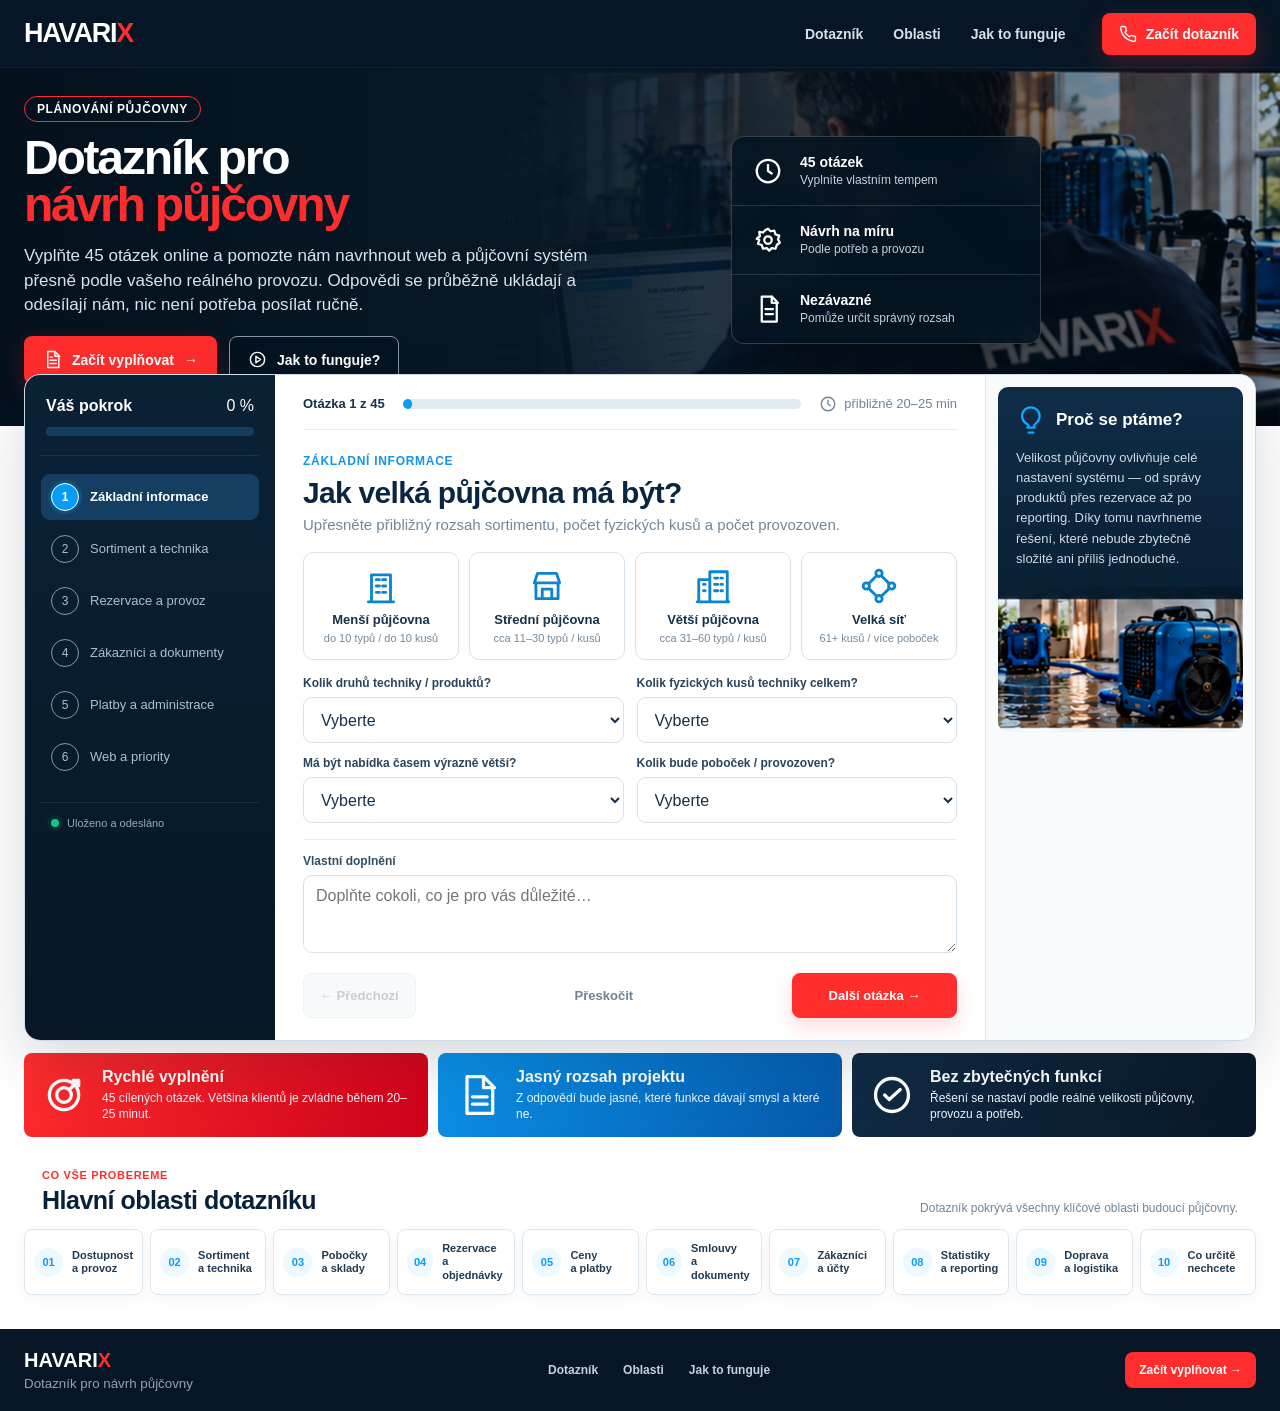
<file: index.html>
<!doctype html>
<html lang="cs">
<head>
  <meta charset="utf-8" />
  <meta name="viewport" content="width=device-width,initial-scale=1" />
  <meta name="theme-color" content="#071727" />
  <title>HAVARIX — Dotazník pro návrh půjčovny</title>
  <meta name="description" content="45 otázek pro návrh webu a systému půjčovny na míru." />
  <link rel="stylesheet" href="styles.css" />
</head>
<body>
  <header class="topbar">
    <div class="nav-wrap">
      <a class="brand" href="#top" aria-label="HAVARIX domů">HAVARI<span>X</span></a>
      <nav class="nav-links" aria-label="Hlavní navigace">
        <a href="#questionnaire">Dotazník</a>
        <a href="#areas">Oblasti</a>
        <a href="#how">Jak to funguje</a>
      </nav>
      <a class="phone-cta" href="#questionnaire" aria-label="Začít dotazník">
        <svg viewBox="0 0 24 24" aria-hidden="true"><path d="M22 16.9v3a2 2 0 0 1-2.18 2 19.8 19.8 0 0 1-8.63-3.07 19.5 19.5 0 0 1-6-6A19.8 19.8 0 0 1 2.12 4.2 2 2 0 0 1 4.11 2h3a2 2 0 0 1 2 1.72c.12.9.33 1.77.62 2.61a2 2 0 0 1-.45 2.11L8 9.72a16 16 0 0 0 6 6l1.28-1.28a2 2 0 0 1 2.11-.45c.84.29 1.72.5 2.61.62A2 2 0 0 1 22 16.9z"/></svg>
        Začít dotazník
      </a>
    </div>
  </header>

  <main id="top">
    <section class="hero">
      <div class="hero-photo" aria-hidden="true"></div>
      <div class="hero-overlay" aria-hidden="true"></div>
      <div class="hero-wrap">
        <div class="hero-copy">
          <div class="eyebrow">PLÁNOVÁNÍ PŮJČOVNY</div>
          <h1>Dotazník pro<br><span>návrh půjčovny</span></h1>
          <p>Vyplňte 45 otázek online a pomozte nám navrhnout web a půjčovní systém přesně podle vašeho reálného provozu. Odpovědi se průběžně ukládají a odesílají nám, nic není potřeba posílat ručně.</p>
          <div class="hero-actions">
            <a href="#questionnaire" class="btn btn-red">
              <svg viewBox="0 0 24 24" aria-hidden="true"><path d="M6 2h9l5 5v15H6z"/><path d="M15 2v6h6M9 13h8M9 17h8M9 9h3"/></svg>
              Začít vyplňovat
              <span>→</span>
            </a>
            <a href="#how" class="btn btn-ghost">
              <svg viewBox="0 0 24 24" aria-hidden="true"><circle cx="12" cy="12" r="9"/><path d="m10 8 6 4-6 4z"/></svg>
              Jak to funguje?
            </a>
          </div>
        </div>

        <div class="hero-features" aria-label="Výhody dotazníku">
          <div class="hero-feature">
            <div class="feature-icon"><svg viewBox="0 0 24 24" aria-hidden="true"><circle cx="12" cy="12" r="9"/><path d="M12 7v5l3 2"/></svg></div>
            <div><strong>45 otázek</strong><span>Vyplníte vlastním tempem</span></div>
          </div>
          <div class="hero-feature">
            <div class="feature-icon"><svg viewBox="0 0 24 24" aria-hidden="true"><path d="M12 3l2 2 3-.5 1 3 3 1-1 3 1.5 2.5-2.5 2-1 3-3-.5-2 2-2-2-3 .5-1-3-3-1 1-3L3 11l2.5-2L5 5.5l3 .5 2-2z"/><circle cx="12" cy="12" r="3"/></svg></div>
            <div><strong>Návrh na míru</strong><span>Podle potřeb a provozu</span></div>
          </div>
          <div class="hero-feature">
            <div class="feature-icon"><svg viewBox="0 0 24 24" aria-hidden="true"><path d="M7 2h8l4 4v16H7z"/><path d="M15 2v5h5M10 12h6M10 16h6"/></svg></div>
            <div><strong>Nezávazné</strong><span>Pomůže určit správný rozsah</span></div>
          </div>
        </div>
      </div>
    </section>

    <section id="questionnaire" class="questionnaire-wrap" aria-label="Dotazník">
      <div class="question-shell">
        <aside class="steps-panel" aria-label="Sekce dotazníku">
          <div class="steps-head">
            <div class="steps-row"><strong>Váš pokrok</strong><span id="sidePercent">0 %</span></div>
            <div class="mini-progress"><span id="sideProgress"></span></div>
          </div>
          <div id="stepNav" class="step-nav"></div>
          <div class="save-state">
            <span class="save-dot" id="saveDot"></span>
            <span id="saveState">Odpovědi se ukládají</span>
          </div>
        </aside>

        <section class="question-panel">
          <div class="question-topline">
            <strong id="questionCounter">Otázka 1 z 45</strong>
            <div class="question-progress"><span id="questionProgress"></span></div>
            <span class="time-estimate">
              <svg viewBox="0 0 24 24" aria-hidden="true"><circle cx="12" cy="12" r="9"/><path d="M12 7v5l3 2"/></svg>
              přibližně 20–25 min
            </span>
          </div>

          <div id="questionContent" class="question-content"></div>

          <div class="custom-note">
            <label for="customNote">Vlastní doplnění</label>
            <textarea id="customNote" rows="3" placeholder="Doplňte cokoli, co je pro vás důležité…"></textarea>
          </div>

          <div class="question-actions">
            <button id="prevBtn" type="button" class="btn-nav btn-prev">← Předchozí</button>
            <button id="skipBtn" type="button" class="btn-nav btn-skip">Přeskočit</button>
            <button id="nextBtn" type="button" class="btn-nav btn-next">Další otázka <span>→</span></button>
          </div>
        </section>

        <aside class="help-panel">
          <div class="help-copy">
            <div class="help-title">
              <svg viewBox="0 0 24 24" aria-hidden="true"><path d="M9 18h6M10 22h4M8.2 14.8A7 7 0 1 1 16 14.5c-1.2.9-1.8 1.8-1.8 3.5h-4c0-1.5-.6-2.4-2-3.2z"/></svg>
              <strong>Proč se ptáme?</strong>
            </div>
            <p id="whyText"></p>
          </div>
          <img src="assets/equipment.jpg" alt="Profesionální vysoušecí technika" width="700" height="380" />
        </aside>
      </div>
    </section>

    <section id="how" class="benefits-wrap">
      <div class="benefit benefit-red">
        <div class="benefit-icon"><svg viewBox="0 0 24 24" aria-hidden="true"><circle cx="12" cy="12" r="8"/><circle cx="12" cy="12" r="4"/><path d="m15 9 5-5M17 4h3v3"/></svg></div>
        <div><strong>Rychlé vyplnění</strong><span>45 cílených otázek. Většina klientů je zvládne během 20–25 minut.</span></div>
      </div>
      <div class="benefit benefit-blue">
        <div class="benefit-icon"><svg viewBox="0 0 24 24" aria-hidden="true"><path d="M6 2h9l5 5v15H6z"/><path d="M15 2v6h6M9 13h8M9 17h8"/></svg></div>
        <div><strong>Jasný rozsah projektu</strong><span>Z odpovědí bude jasné, které funkce dávají smysl a které ne.</span></div>
      </div>
      <div class="benefit benefit-dark">
        <div class="benefit-icon"><svg viewBox="0 0 24 24" aria-hidden="true"><circle cx="12" cy="12" r="9"/><path d="m8 12 2.5 2.5L16.5 9"/></svg></div>
        <div><strong>Bez zbytečných funkcí</strong><span>Řešení se nastaví podle reálné velikosti půjčovny, provozu a potřeb.</span></div>
      </div>
    </section>

    <section id="areas" class="areas-wrap">
      <div class="areas-heading">
        <div><span>CO VŠE PROBEREME</span><h2>Hlavní oblasti dotazníku</h2></div>
        <p>Dotazník pokrývá všechny klíčové oblasti budoucí půjčovny.</p>
      </div>
      <div class="areas-grid">
        <div class="area"><b>01</b><span>Dostupnost<br>a provoz</span></div>
        <div class="area"><b>02</b><span>Sortiment<br>a technika</span></div>
        <div class="area"><b>03</b><span>Pobočky<br>a sklady</span></div>
        <div class="area"><b>04</b><span>Rezervace<br>a objednávky</span></div>
        <div class="area"><b>05</b><span>Ceny<br>a platby</span></div>
        <div class="area"><b>06</b><span>Smlouvy<br>a dokumenty</span></div>
        <div class="area"><b>07</b><span>Zákazníci<br>a účty</span></div>
        <div class="area"><b>08</b><span>Statistiky<br>a reporting</span></div>
        <div class="area"><b>09</b><span>Doprava<br>a logistika</span></div>
        <div class="area"><b>10</b><span>Co určitě<br>nechcete</span></div>
      </div>
    </section>

    <section id="finishPanel" class="finish-panel hidden" aria-live="polite">
      <div class="finish-card">
        <div class="finish-badge">DOKONČENO</div>
        <h2>Děkujeme. Odpovědi máme.</h2>
        <p>Odpovědi se nám průběžně odesílají a kdykoli se k nim můžete vrátit a upravit je. Pro vlastní potřebu si je můžete níže stáhnout nebo vytisknout.</p>
        <div class="client-grid">
          <label>Firma / jméno<input id="clientName" type="text" autocomplete="organization" placeholder="Např. ABC Stavby s.r.o." /></label>
          <label>E-mail<input id="clientEmail" type="email" autocomplete="email" placeholder="vas@email.cz" /></label>
          <label>Telefon<input id="clientPhone" type="tel" autocomplete="tel" placeholder="+420 777 123 456" /></label>
        </div>
        <div class="finish-actions">
          <button id="downloadTxt" type="button" class="btn btn-red">Stáhnout odpovědi TXT</button>
          <button id="downloadJson" type="button" class="btn btn-blue">Stáhnout JSON</button>
          <button id="printBtn" type="button" class="btn btn-light">Vytisknout / PDF</button>
          <button id="backBtn" type="button" class="btn btn-light">Vrátit se k otázkám</button>
        </div>
        <textarea id="summaryText" rows="18" readonly aria-label="Souhrn odpovědí"></textarea>
      </div>
    </section>
  </main>

  <footer class="footer">
    <div class="footer-wrap">
      <div class="footer-brand"><strong>HAVARI<span>X</span></strong><small>Dotazník pro návrh půjčovny</small></div>
      <div class="footer-links"><a href="#questionnaire">Dotazník</a><a href="#areas">Oblasti</a><a href="#how">Jak to funguje</a></div>
      <a href="#questionnaire" class="footer-cta">Začít vyplňovat →</a>
    </div>
  </footer>

  <script src="data.js"></script>
  <script src="config.js"></script>
  <script src="app.js"></script>
</body>
</html>
</file>
<file: styles.css>
:root{
  --navy:#061626;
  --navy-2:#0b2237;
  --navy-3:#102d48;
  --red:#ff2d2d;
  --red-dark:#d80d21;
  --blue:#079df4;
  --blue-dark:#0469b9;
  --text:#09203a;
  --muted:#6c8097;
  --line:#dce6ef;
  --bg:#f5f8fb;
  --white:#fff;
  --shadow:0 22px 60px rgba(3,24,43,.16);
  --radius:16px;
}
*{box-sizing:border-box}
html{scroll-behavior:smooth}
body{margin:0;background:#fff;color:var(--text);font-family:Inter,ui-sans-serif,-apple-system,BlinkMacSystemFont,"Segoe UI",Roboto,Arial,sans-serif;-webkit-font-smoothing:antialiased}
a{text-decoration:none;color:inherit}
button,input,select,textarea{font:inherit}
button{cursor:pointer}
svg{fill:none;stroke:currentColor;stroke-width:1.8;stroke-linecap:round;stroke-linejoin:round}
.topbar{height:68px;background:var(--navy);color:#fff;position:sticky;top:0;z-index:50;border-bottom:1px solid rgba(255,255,255,.05)}
.nav-wrap{max-width:1320px;margin:0 auto;height:100%;padding:0 24px;display:flex;align-items:center;gap:36px}
.brand{font-weight:900;font-size:27px;letter-spacing:-1.2px}.brand span,.footer-brand span{color:var(--red)}
.nav-links{display:flex;gap:30px;margin-left:auto;font-size:14px;font-weight:700;color:#d6e0ea}.nav-links a:hover{color:#fff}
.phone-cta{display:flex;align-items:center;gap:9px;padding:12px 17px;border-radius:8px;background:var(--red);font-weight:800;font-size:14px;box-shadow:0 8px 24px rgba(255,45,45,.24)}
.phone-cta svg{width:18px;height:18px}
.hero{position:relative;min-height:355px;overflow:hidden;background:var(--navy);color:#fff}
.hero-photo{position:absolute;inset:0;background:url('assets/hero.jpg') right center/auto 100% no-repeat;opacity:.96}
.hero-overlay{position:absolute;inset:0;background:linear-gradient(90deg,#04111d 0%,#061726 36%,rgba(6,23,38,.85) 52%,rgba(6,23,38,.18) 100%),linear-gradient(0deg,rgba(4,17,29,.3),rgba(4,17,29,.05))}
.hero-wrap{position:relative;max-width:1320px;margin:0 auto;padding:28px 24px 42px;display:flex;align-items:center;justify-content:space-between;gap:50px}
.hero-copy{width:min(570px,55%)}
.eyebrow{display:inline-block;border:1px solid var(--red);border-radius:999px;padding:5px 12px;font-size:12px;font-weight:900;letter-spacing:.05em;margin-bottom:12px}
.hero h1{font-size:48px;line-height:.98;letter-spacing:-2.2px;margin:0 0 16px;font-weight:900}.hero h1 span{color:var(--red)}
.hero-copy p{font-size:17px;line-height:1.45;color:#d9e4ed;max-width:575px;margin:0 0 18px}
.hero-actions{display:flex;gap:12px;flex-wrap:wrap}.btn{min-height:48px;border-radius:8px;border:1px solid transparent;display:inline-flex;align-items:center;justify-content:center;gap:10px;padding:0 18px;font-weight:800;font-size:14px}.btn svg{width:19px;height:19px}.btn-red{background:var(--red);color:#fff;box-shadow:0 8px 24px rgba(255,45,45,.22)}.btn-ghost{border-color:#7f96a9;color:#fff;background:rgba(3,18,31,.45)}.btn-blue{background:#0d83d6;color:#fff}.btn-light{background:#eef4f8;color:#12314c;border-color:#d7e2ec}
.hero-features{width:310px;background:rgba(4,20,34,.88);border:1px solid rgba(255,255,255,.18);border-radius:13px;backdrop-filter:blur(10px);overflow:hidden;margin-right:215px;box-shadow:0 18px 45px rgba(0,0,0,.25)}
.hero-feature{display:flex;align-items:center;gap:13px;padding:15px 17px;border-bottom:1px solid rgba(255,255,255,.14)}.hero-feature:last-child{border-bottom:0}.feature-icon{width:38px;height:38px;display:grid;place-items:center;flex:0 0 auto}.feature-icon svg{width:30px;height:30px}.hero-feature strong{display:block;font-size:14px}.hero-feature span{display:block;color:#c4d0da;font-size:12px;margin-top:3px}
.questionnaire-wrap{max-width:1320px;margin:-52px auto 0;padding:0 24px;position:relative;z-index:5}
.question-shell{display:grid;grid-template-columns:250px minmax(0,1fr) 270px;background:#fff;border:1px solid #cfdce7;border-radius:16px;overflow:hidden;box-shadow:var(--shadow);min-height:470px}
.steps-panel{background:linear-gradient(180deg,#0a2136,#061726);color:#fff;padding:22px 16px 20px}.steps-head{padding:0 5px 19px;border-bottom:1px solid rgba(255,255,255,.08)}.steps-row{display:flex;justify-content:space-between;align-items:center;font-size:16px}.mini-progress{height:9px;border-radius:999px;background:#173d5e;overflow:hidden;margin-top:12px}.mini-progress span{display:block;height:100%;width:0;background:var(--blue);border-radius:inherit;transition:width .25s ease}.step-nav{display:grid;gap:6px;padding-top:18px}.step-btn{width:100%;border:0;background:transparent;color:#aebdcb;display:flex;align-items:center;gap:11px;text-align:left;padding:9px 10px;border-radius:9px;font-size:13px}.step-btn:hover{background:rgba(255,255,255,.06)}.step-btn.active{background:#153f62;color:#fff;font-weight:800}.step-num{width:28px;height:28px;border-radius:50%;border:1px solid #8398aa;display:grid;place-items:center;font-size:12px;flex:0 0 auto}.step-btn.active .step-num{background:var(--blue);border-color:#fff;color:#fff;box-shadow:0 0 0 3px rgba(7,157,244,.18)}.step-btn.done .step-num{background:#0b7dbf;border-color:#0b7dbf;color:#fff}.save-state{margin-top:22px;padding:14px 10px;border-top:1px solid rgba(255,255,255,.08);display:flex;align-items:center;gap:8px;font-size:11px;color:#96aabb}.save-dot{width:8px;height:8px;border-radius:50%;background:#11c882;box-shadow:0 0 0 4px rgba(17,200,130,.08)}
.question-panel{padding:20px 28px 22px;min-width:0}.question-topline{display:grid;grid-template-columns:auto 1fr auto;align-items:center;gap:18px;padding-bottom:16px;border-bottom:1px solid #e3ebf1;font-size:13px;color:#6f8498}.question-topline strong{color:#17314a}.question-progress{height:10px;border-radius:999px;background:#e3ebf2;overflow:hidden}.question-progress span{display:block;height:100%;background:var(--blue);border-radius:inherit;transition:width .25s ease}.time-estimate{display:flex;align-items:center;gap:7px;white-space:nowrap}.time-estimate svg{width:18px;height:18px}
.question-content{padding:24px 0 8px}.question-kicker{font-size:12px;color:#1595e8;font-weight:900;letter-spacing:.06em;text-transform:uppercase;margin-bottom:8px}.question-content h2{margin:0;color:#0a2540;font-size:30px;line-height:1.1;letter-spacing:-.7px}.question-sub{margin:7px 0 19px;color:#71879a;font-size:15px}.answer-grid{display:grid;grid-template-columns:repeat(2,minmax(0,1fr));gap:12px}.answer-card{min-height:74px;border:1.5px solid #d6e1ea;border-radius:10px;background:#fff;padding:14px 15px;display:flex;align-items:flex-start;gap:12px;text-align:left;color:#14314c;transition:.18s ease;position:relative}.answer-card:hover{border-color:#93c9ee;background:#f8fcff}.answer-card.selected{border-color:#159ef4;background:linear-gradient(180deg,#f3fbff,#ebf8ff);box-shadow:inset 0 0 0 1px #159ef4}.radio-dot{width:20px;height:20px;border-radius:50%;border:2px solid #b6c7d6;display:grid;place-items:center;flex:0 0 auto;margin-top:1px}.answer-card.selected .radio-dot{border-color:#149df3}.answer-card.selected .radio-dot::after{content:"";width:10px;height:10px;border-radius:50%;background:#149df3}.check-box{width:20px;height:20px;border-radius:5px;border:2px solid #b6c7d6;display:grid;place-items:center;flex:0 0 auto;margin-top:1px}.answer-card.selected .check-box{background:#149df3;border-color:#149df3}.answer-card.selected .check-box::after{content:"✓";font-size:13px;color:#fff;font-weight:900}.answer-card strong{display:block;font-size:14px;margin-bottom:3px}.answer-card small{display:block;font-size:12px;color:#75889a;line-height:1.35}.field-grid{display:grid;grid-template-columns:repeat(2,minmax(0,1fr));gap:13px}.field{display:grid;gap:7px}.field label{font-size:12px;font-weight:800;color:#29445c}.field select,.field input,.text-answer{width:100%;border:1px solid #d7e2eb;border-radius:9px;background:#fff;color:#17314a;padding:12px 13px;min-height:46px;outline:none}.field select:focus,.field input:focus,.text-answer:focus,#customNote:focus{border-color:#149df3;box-shadow:0 0 0 3px rgba(20,157,243,.1)}.size-presets{display:grid;grid-template-columns:repeat(4,minmax(0,1fr));gap:10px;margin-bottom:16px}.size-card{border:1.5px solid #d7e2eb;background:#fff;border-radius:10px;padding:14px 10px;text-align:center;color:#15314b}.size-card:hover,.size-card.selected{border-color:#159ef4;background:#f0faff}.size-card .size-icon{width:38px;height:38px;margin:0 auto 7px;color:#0b85d2}.size-card .size-icon svg{width:100%;height:100%}.size-card strong{display:block;font-size:13px}.size-card span{font-size:11px;color:#74899c;line-height:1.3;display:block;margin-top:4px}.custom-note{padding-top:14px;margin-top:8px;border-top:1px solid #e6edf2}.custom-note label{display:block;font-size:12px;font-weight:800;color:#314e66;margin-bottom:7px}.custom-note textarea{resize:vertical;width:100%;border:1px solid #d6e2eb;border-radius:9px;padding:11px 12px;outline:none;min-height:74px;color:#17314a}.question-actions{display:grid;grid-template-columns:auto 1fr auto;align-items:center;gap:10px;margin-top:16px}.btn-nav{min-height:45px;border-radius:8px;border:1px solid #d8e3ec;padding:0 16px;font-weight:800;font-size:13px}.btn-prev{background:#edf3f7;color:#8093a4}.btn-prev:disabled{opacity:.45;cursor:not-allowed}.btn-skip{justify-self:center;background:transparent;color:#6f8293;border-color:transparent}.btn-next{background:var(--red);color:#fff;border-color:var(--red);min-width:165px;box-shadow:0 8px 20px rgba(255,45,45,.18)}
.help-panel{border-left:1px solid #e0e9f0;background:#f8fafc;display:flex;flex-direction:column}.help-copy{background:linear-gradient(180deg,#102d48,#0a2035);color:#fff;margin:12px 12px 0;border-radius:10px 10px 0 0;padding:18px}.help-title{display:flex;align-items:center;gap:10px;font-size:17px}.help-title svg{width:30px;height:30px;color:#0aa9ff}.help-copy p{font-size:13px;line-height:1.55;color:#d1dbe5;margin:13px 0 0}.help-panel img{width:calc(100% - 24px);height:145px;object-fit:cover;margin:0 12px 12px;border-radius:0 0 10px 10px;filter:saturate(1.05) contrast(1.02)}
.benefits-wrap{max-width:1320px;margin:12px auto 0;padding:0 24px;display:grid;grid-template-columns:repeat(3,1fr);gap:10px}.benefit{min-height:84px;border-radius:8px;color:#fff;padding:14px 18px;display:flex;align-items:center;gap:16px}.benefit-red{background:linear-gradient(120deg,#ff2d2d,#ce0019)}.benefit-blue{background:linear-gradient(120deg,#0b92e8,#0558aa)}.benefit-dark{background:linear-gradient(120deg,#112c46,#071727)}.benefit-icon{width:44px;height:44px;flex:0 0 auto}.benefit-icon svg{width:100%;height:100%}.benefit strong{display:block;font-size:16px}.benefit span{display:block;font-size:12px;line-height:1.35;color:#edf6fb;margin-top:4px}
.areas-wrap{max-width:1460px;margin:0 auto;padding:28px 24px 34px}.areas-heading{display:flex;align-items:flex-end;justify-content:space-between;gap:30px;margin:0 18px 14px}.areas-heading span{font-size:11px;color:var(--red);font-weight:900;letter-spacing:.06em}.areas-heading h2{font-size:25px;margin:3px 0 0;letter-spacing:-.5px}.areas-heading p{font-size:12px;color:#6f8598;margin:0}.areas-grid{display:grid;grid-template-columns:repeat(10,1fr);gap:7px}.area{border:1px solid #dce7ef;border-radius:8px;background:#fff;min-height:66px;padding:11px 9px;display:flex;align-items:center;gap:9px;box-shadow:0 4px 14px rgba(9,38,62,.04)}.area b{width:29px;height:29px;display:grid;place-items:center;border-radius:50%;background:#eef8ff;color:#0b9df2;font-size:11px}.area span{font-size:11px;font-weight:800;line-height:1.25;color:#203a51}
.finish-panel{max-width:1320px;margin:20px auto 44px;padding:0 24px}.finish-card{border:1px solid #d4e1eb;border-radius:16px;background:#fff;padding:28px;box-shadow:0 18px 48px rgba(7,31,51,.1)}.finish-badge{display:inline-block;padding:5px 10px;border-radius:999px;background:#e9f8f2;color:#0b9a67;font-weight:900;font-size:11px}.finish-card h2{font-size:31px;margin:10px 0 8px}.finish-card>p{color:#6e8294;margin:0 0 18px}.client-grid{display:grid;grid-template-columns:repeat(3,1fr);gap:12px}.client-grid label{font-size:12px;font-weight:800;color:#314c63}.client-grid input{display:block;width:100%;min-height:45px;margin-top:7px;border:1px solid #d4e0ea;border-radius:8px;padding:0 12px}.finish-actions{display:flex;flex-wrap:wrap;gap:9px;margin:18px 0}.finish-card textarea{width:100%;border:1px solid #d4e0ea;border-radius:10px;padding:14px;min-height:320px;background:#f8fafc;color:#18324a;resize:vertical}.hidden{display:none!important}
.footer{background:var(--navy);color:#fff}.footer-wrap{max-width:1320px;margin:0 auto;padding:20px 24px;display:flex;align-items:center;justify-content:space-between;gap:25px}.footer-brand strong{font-size:20px}.footer-brand small{display:block;color:#8fa3b5;margin-top:4px}.footer-links{display:flex;gap:25px;font-size:12px;font-weight:700;color:#c5d1dc}.footer-cta{background:var(--red);padding:11px 14px;border-radius:8px;font-size:12px;font-weight:800}
@media(max-width:1180px){.hero-features{margin-right:0}.question-shell{grid-template-columns:220px minmax(0,1fr)}.help-panel{grid-column:1/-1;display:grid;grid-template-columns:1fr 250px;border-left:0;border-top:1px solid #e0e9f0}.help-panel img{height:100%;min-height:150px;border-radius:0;margin:0;width:100%}.help-copy{margin:0;border-radius:0}.areas-grid{grid-template-columns:repeat(5,1fr)}}
@media(max-width:880px){.topbar{height:auto}.nav-wrap{padding:13px 18px}.nav-links{display:none}.phone-cta{margin-left:auto}.hero{min-height:420px}.hero-wrap{padding:30px 18px 90px}.hero-copy{width:100%;max-width:610px}.hero h1{font-size:42px}.hero-features{display:none}.hero-photo{opacity:.55;background-position:65% center}.hero-overlay{background:linear-gradient(90deg,#04111d 0%,rgba(6,23,38,.9) 58%,rgba(6,23,38,.6) 100%)}.questionnaire-wrap{padding:0 12px;margin-top:-55px}.question-shell{display:block}.steps-panel{padding:15px}.steps-head{padding-bottom:11px}.step-nav{display:flex;overflow-x:auto;padding:12px 0 2px;gap:7px}.step-btn{min-width:max-content;width:auto}.step-btn span:last-child{display:none}.save-state{display:none}.question-panel{padding:18px}.help-panel{display:none}.benefits-wrap{grid-template-columns:1fr;padding:0 12px}.areas-wrap{padding:26px 12px}.areas-heading{display:block;margin:0 0 14px}.areas-heading p{margin-top:8px}.areas-grid{grid-template-columns:repeat(2,1fr)}.size-presets{grid-template-columns:repeat(2,1fr)}.client-grid{grid-template-columns:1fr}}
@media(max-width:560px){.brand{font-size:23px}.phone-cta{font-size:0;padding:11px}.phone-cta svg{width:20px;height:20px}.hero{min-height:385px}.hero h1{font-size:37px}.hero-copy p{font-size:15px}.hero-actions{display:grid;grid-template-columns:1fr}.btn{width:100%}.question-panel{padding:15px 14px}.question-topline{grid-template-columns:1fr auto}.question-progress{grid-column:1/-1;grid-row:2}.time-estimate{font-size:0}.time-estimate svg{width:20px;height:20px}.question-content h2{font-size:25px}.answer-grid,.field-grid{grid-template-columns:1fr}.size-presets{grid-template-columns:1fr 1fr}.question-actions{grid-template-columns:1fr 1fr}.btn-skip{display:none}.btn-next{min-width:0}.areas-grid{grid-template-columns:1fr 1fr}.area{min-height:62px}.finish-card{padding:20px}}
@media print{.topbar,.hero,.benefits-wrap,.areas-wrap,.footer,.steps-panel,.help-panel,.question-actions,.custom-note{display:none!important}.questionnaire-wrap{margin:0;padding:0}.question-shell{display:block;border:0;box-shadow:none}.question-panel{display:none}.finish-panel{display:block!important;margin:0;padding:0}.finish-card{border:0;box-shadow:none;padding:0}.finish-actions,.client-grid{display:none}.finish-card textarea{border:0;min-height:auto;overflow:visible;background:#fff}}
@media(max-width:560px){
  .footer-wrap{flex-wrap:wrap;align-items:flex-start}
  .footer-links{display:none}
  .footer-brand{width:100%}
  .footer-cta{width:100%;text-align:center}
}
</file>
